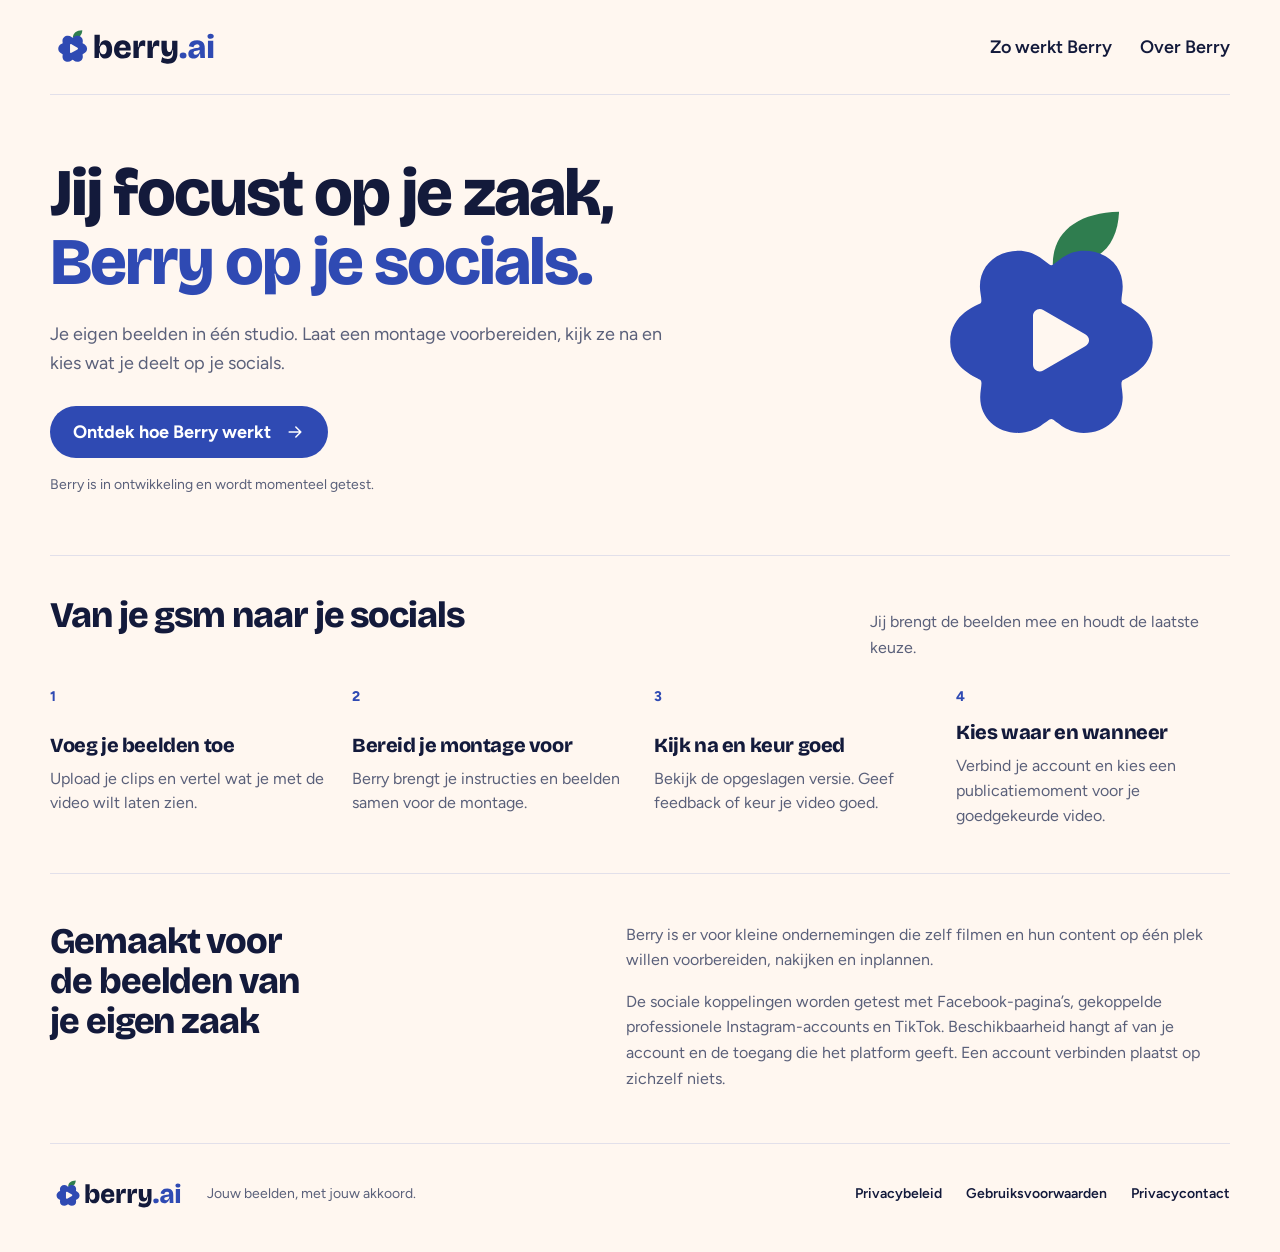
<file: index.html>
<!doctype html>
<html lang="nl-BE">
<head>
  <meta charset="utf-8">
  <meta name="viewport" content="width=device-width, initial-scale=1">
  <meta name="theme-color" content="#FFF7F0">
  <meta name="description" content="Berry is een videostudio in ontwikkeling voor kleine ondernemingen. Breng je beelden samen, kijk je montage na en kies wat je deelt.">
  <title>Berry.ai — Jij focust op je zaak, Berry op je socials.</title>
  <link rel="icon" href="./assets/berry-mark.svg" type="image/svg+xml">
  <link rel="stylesheet" href="./styles.css">
</head>
<body>
  <a class="skip-link" href="#inhoud">Ga naar inhoud</a>
  <header class="site-header">
    <a class="brand" href="./" aria-label="Berry.ai, naar home"><img src="./assets/berry-logo.svg" width="172" height="50" alt="Berry.ai"></a>
    <nav class="site-nav" aria-label="Hoofdnavigatie"><a href="#werkwijze">Zo werkt Berry</a><a href="#over-berry">Over Berry</a></nav>
  </header>
  <main id="inhoud">
    <section class="hero" aria-labelledby="hero-title">
      <div class="hero-copy">
        <h1 id="hero-title">Jij focust op je zaak, <span>Berry op je socials.</span></h1>
        <p>Je eigen beelden in één studio. Laat een montage voorbereiden, kijk ze na en kies wat je deelt op je socials.</p>
        <a class="button" href="#werkwijze">Ontdek hoe Berry werkt <svg viewBox="0 0 24 24" width="20" height="20" fill="none" stroke="currentColor" stroke-width="1.8" stroke-linecap="round" stroke-linejoin="round" aria-hidden="true"><path d="M5 12h14m-6-6 6 6-6 6"/></svg></a>
        <p class="development-note">Berry is in ontwikkeling en wordt momenteel getest.</p>
      </div>
      <div class="hero-mark" aria-hidden="true"><img src="./assets/berry-mark.svg" width="300" height="300" alt=""></div>
    </section>
    <section class="process-section" id="werkwijze" aria-labelledby="process-title">
      <div class="section-heading"><h2 id="process-title">Van je gsm naar je socials</h2><p>Jij brengt de beelden mee en houdt de laatste keuze.</p></div>
      <ol class="workflow">
        <li><span class="step-number" aria-hidden="true">1</span><div><h3>Voeg je beelden toe</h3><p>Upload je clips en vertel wat je met de video wilt laten zien.</p></div></li>
        <li><span class="step-number" aria-hidden="true">2</span><div><h3>Bereid je montage voor</h3><p>Berry brengt je instructies en beelden samen voor de montage.</p></div></li>
        <li><span class="step-number" aria-hidden="true">3</span><div><h3>Kijk na en keur goed</h3><p>Bekijk de opgeslagen versie. Geef feedback of keur je video goed.</p></div></li>
        <li><span class="step-number" aria-hidden="true">4</span><div><h3>Kies waar en wanneer</h3><p>Verbind je account en kies een publicatiemoment voor je goedgekeurde video.</p></div></li>
      </ol>
    </section>
    <section class="about-section" id="over-berry" aria-labelledby="about-title">
      <h2 id="about-title">Gemaakt voor de beelden van je eigen zaak</h2>
      <div class="about-copy"><p>Berry is er voor kleine ondernemingen die zelf filmen en hun content op één plek willen voorbereiden, nakijken en inplannen.</p><p>De sociale koppelingen worden getest met Facebook-pagina’s, gekoppelde professionele Instagram-accounts en TikTok. Beschikbaarheid hangt af van je account en de toegang die het platform geeft. Een account verbinden plaatst op zichzelf niets.</p></div>
    </section>
  </main>
  <footer class="site-footer">
    <div class="footer-brand"><a class="brand" href="./" aria-label="Berry.ai, naar home"><img src="./assets/berry-logo.svg" width="137" height="40" alt="Berry.ai"></a><p>Jouw beelden, met jouw akkoord.</p></div>
    <nav class="footer-links" aria-label="Juridische informatie"><a href="./privacy/">Privacybeleid</a><a href="./voorwaarden/">Gebruiksvoorwaarden</a><a href="https://docs.google.com/forms/d/e/1FAIpQLScChYZ9oSGKEcgv0W2Ul7HX8_7QWHmIP_2fXXQKjAbdXgVn3g/viewform">Privacycontact</a></nav>
  </footer>
</body>
</html>
</file>
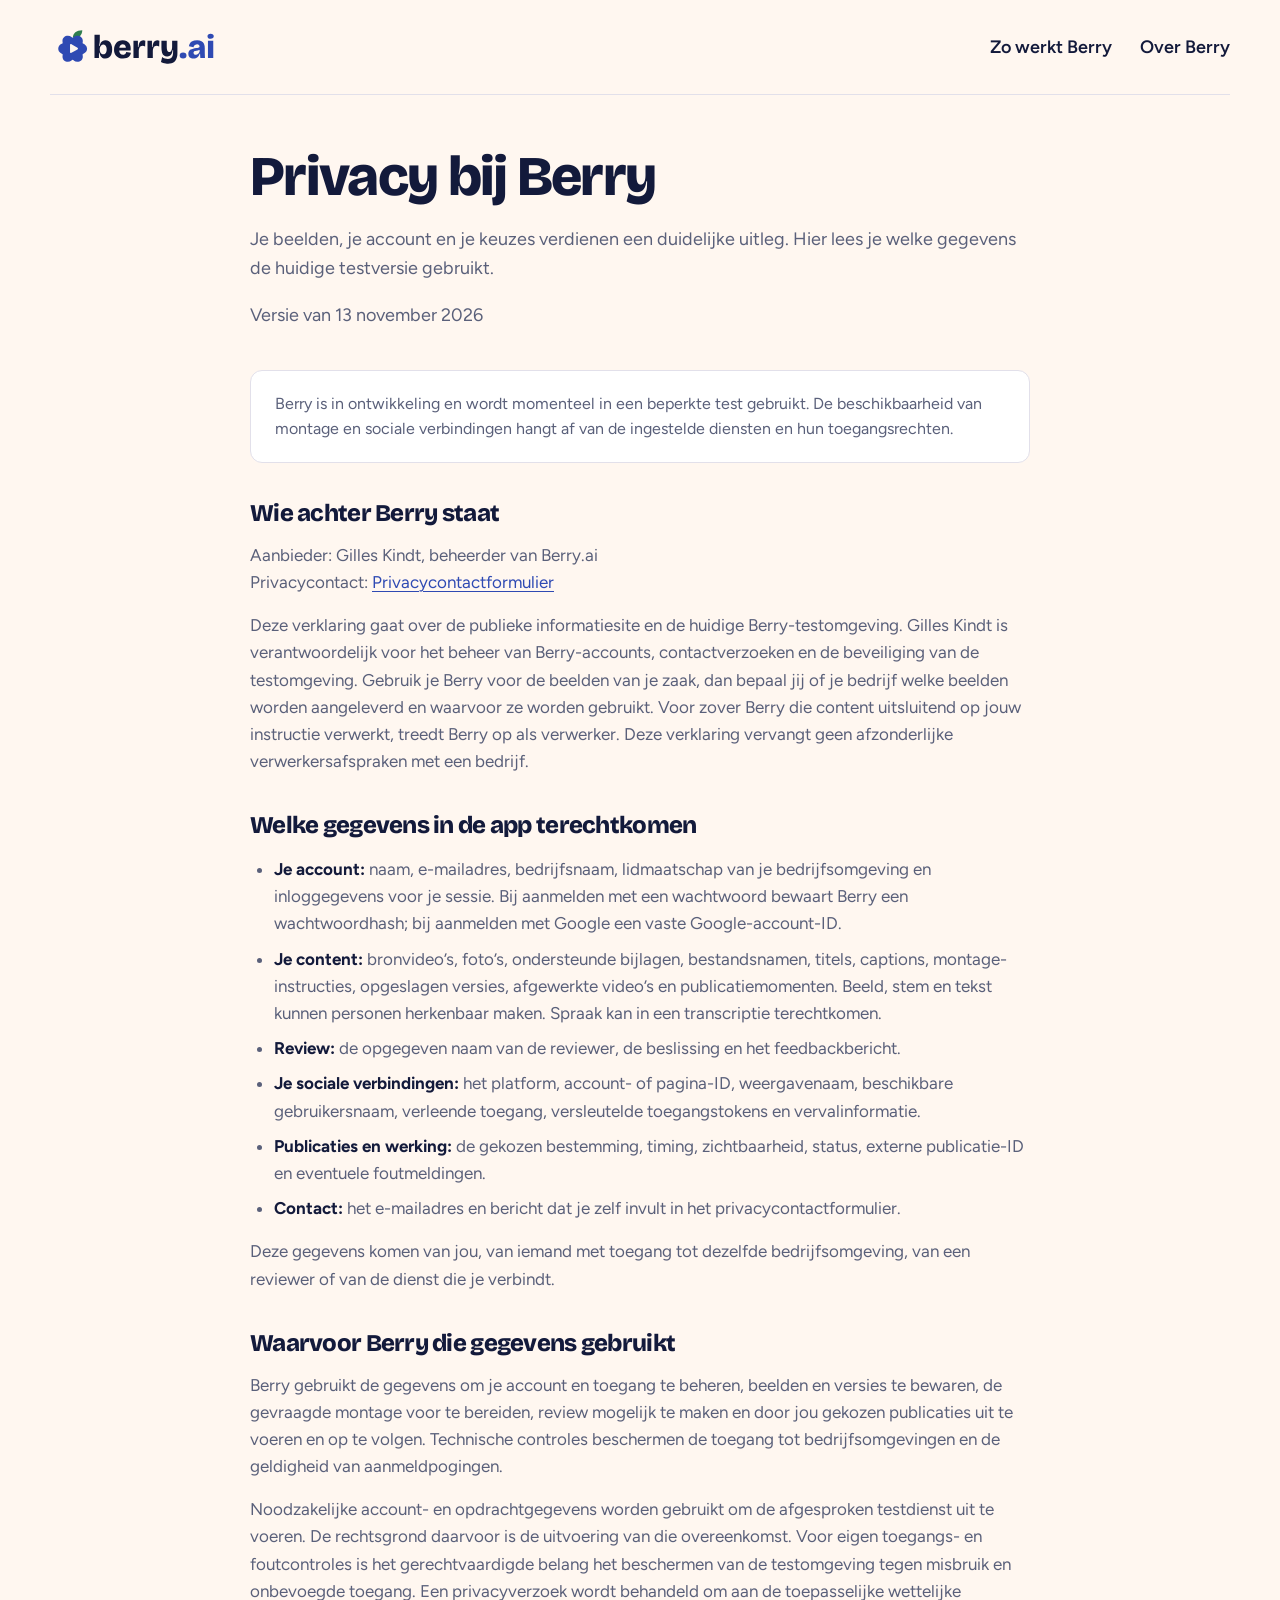
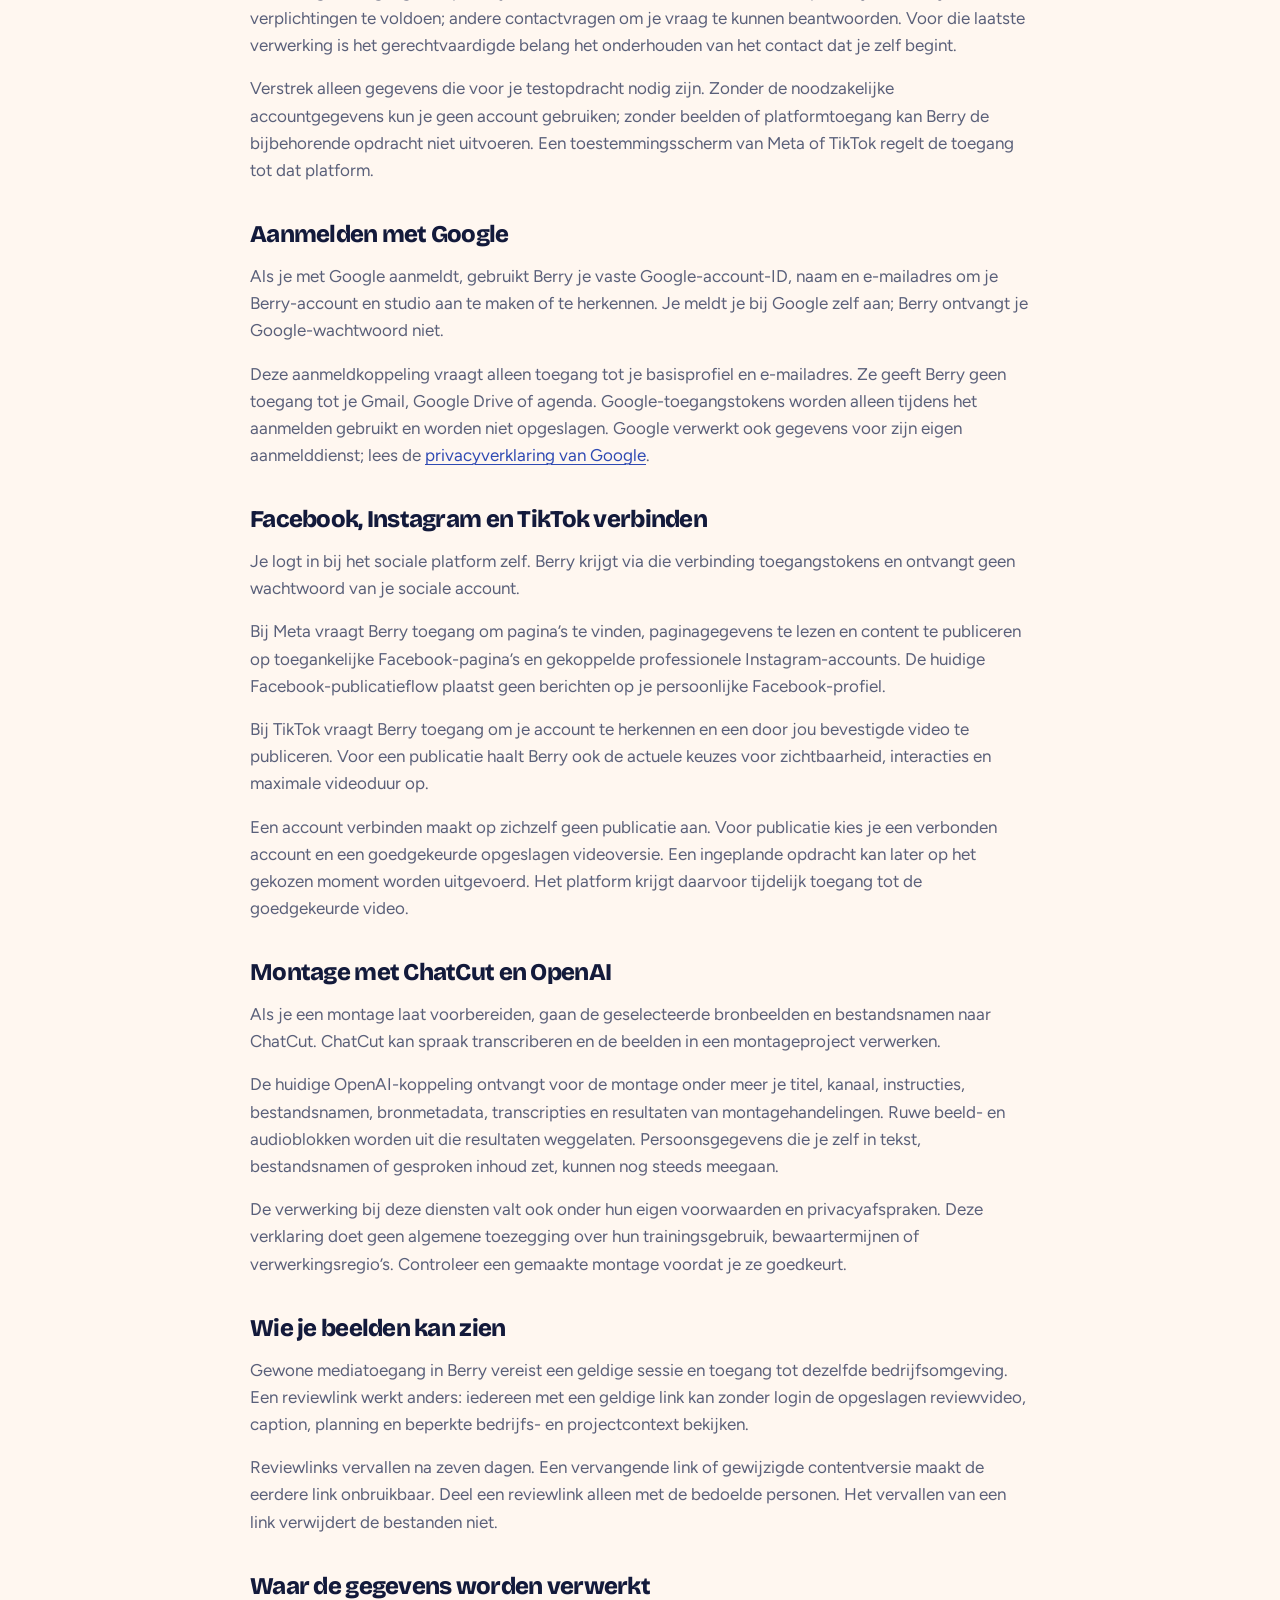
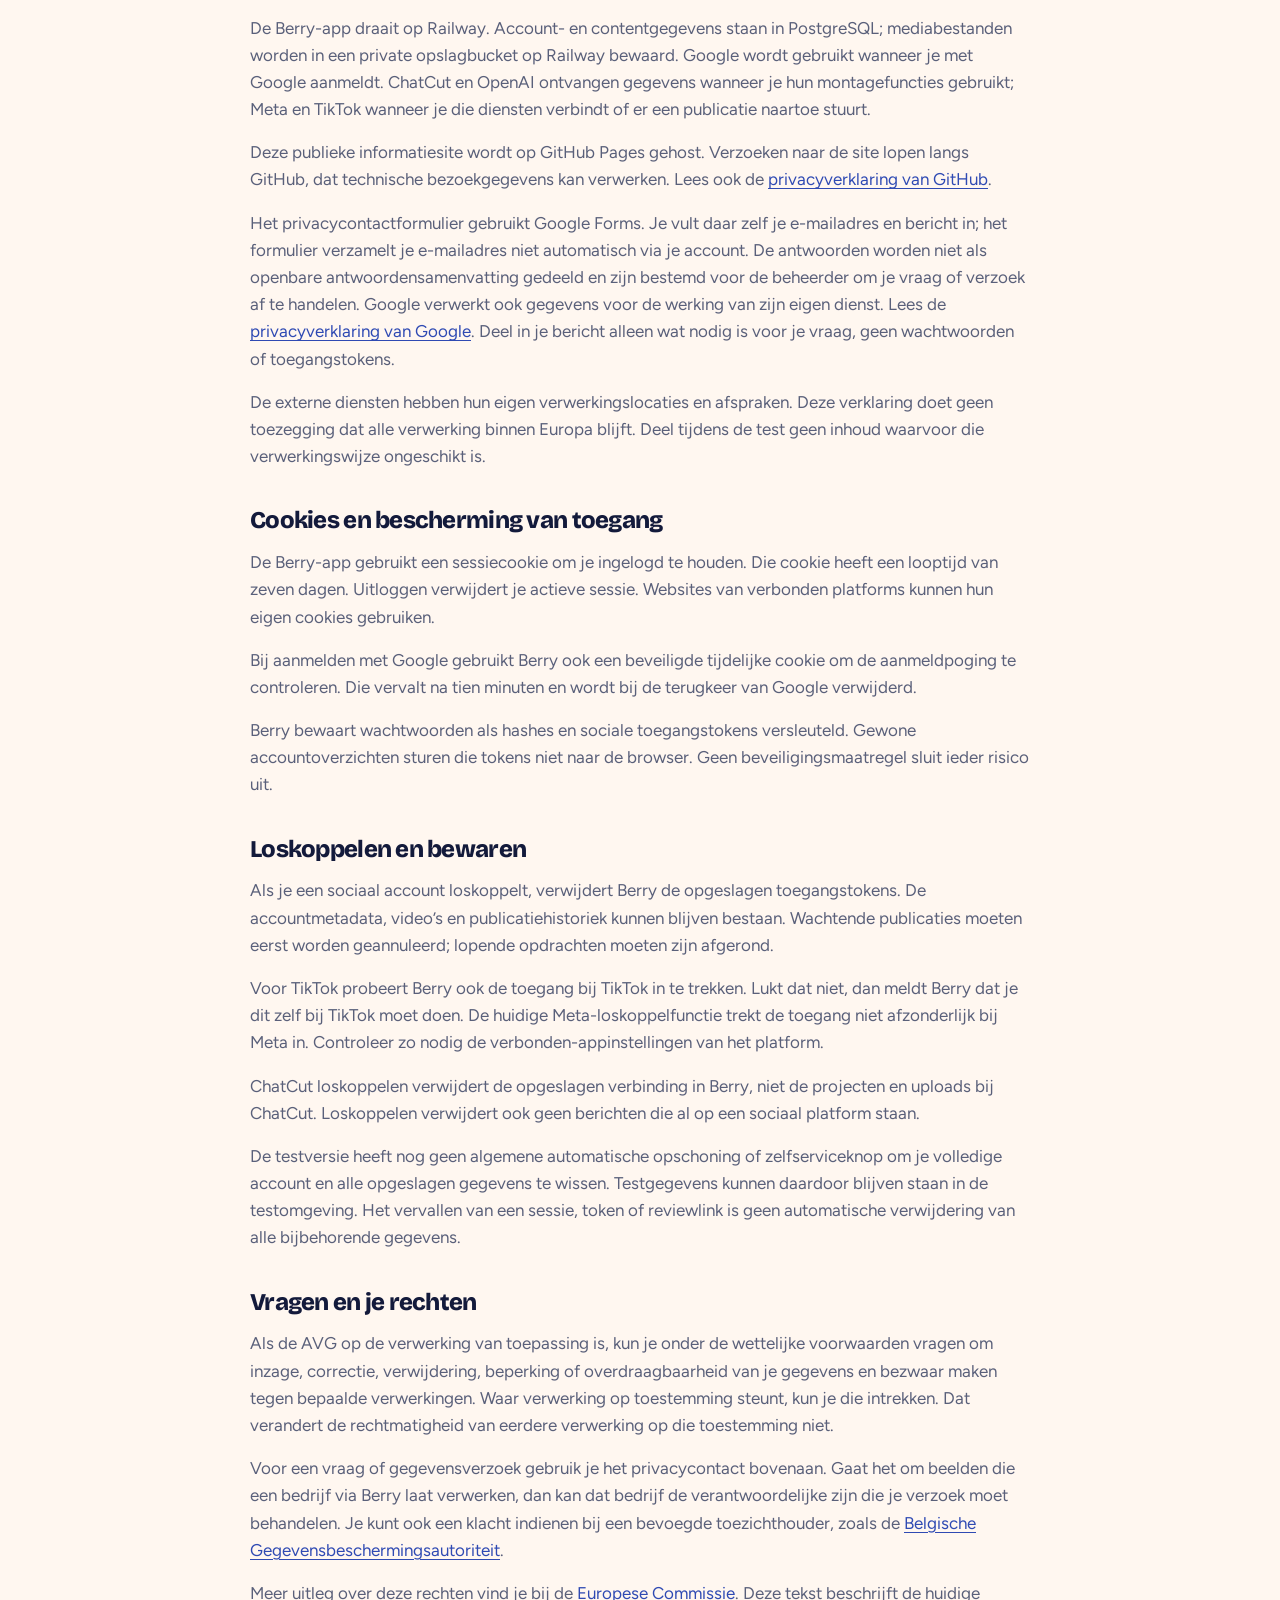
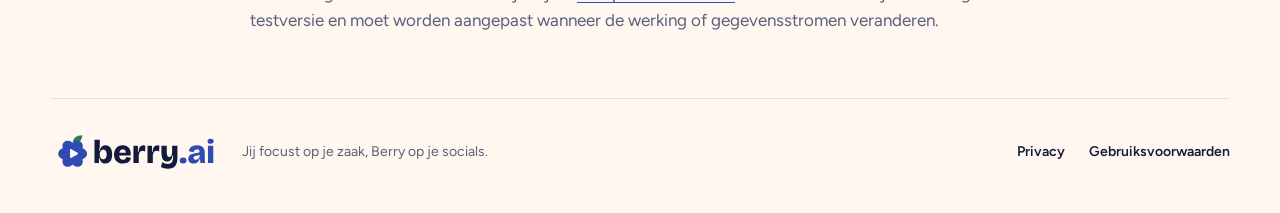
<file: privacy/index.html>
<!doctype html>
<html lang="nl-BE">
<head>
  <meta charset="utf-8">
  <meta name="viewport" content="width=device-width, initial-scale=1">
  <meta name="description" content="Hoe de testversie van Berry.ai omgaat met je account, beelden, sociale verbindingen en privacy.">
  <meta name="robots" content="noindex, nofollow">
  <title>Privacy · Berry.ai</title>
  <link rel="icon" href="../assets/berry-mark.svg" type="image/svg+xml">
  <link rel="stylesheet" href="../styles.css">
</head>
<body>
  <a class="skip-link" href="#inhoud">Ga naar inhoud</a>
  <header class="site-header">
    <a class="brand" href="../" aria-label="Berry.ai — naar home"><img src="../assets/berry-logo.svg" width="172" height="50" alt="Berry.ai"></a>
    <nav class="site-nav" aria-label="Hoofdnavigatie"><a href="../#werkwijze">Zo werkt Berry</a><a href="../#over-berry">Over Berry</a></nav>
  </header>

  <main class="legal-main" id="inhoud">
    <div class="legal-intro">
      <h1>Privacy bij Berry</h1>
      <p>Je beelden, je account en je keuzes verdienen een duidelijke uitleg. Hier lees je welke gegevens de huidige testversie gebruikt.</p>
      <p>Versie van <time datetime="2026-11-13">13 november 2026</time></p>
    </div>
    <div class="notice"><p>Berry is in ontwikkeling en wordt momenteel in een beperkte test gebruikt. De beschikbaarheid van montage en sociale verbindingen hangt af van de ingestelde diensten en hun toegangsrechten.</p></div>

    <article class="legal-copy" aria-label="Privacyverklaring">
      <h2>Wie achter Berry staat</h2>
      <p>Aanbieder: <span data-legal-field="controller-name">Gilles Kindt, beheerder van Berry.ai</span><br>Privacycontact: <a href="https://docs.google.com/forms/d/e/1FAIpQLScChYZ9oSGKEcgv0W2Ul7HX8_7QWHmIP_2fXXQKjAbdXgVn3g/viewform">Privacycontactformulier</a></p>
      <p>Deze verklaring gaat over de publieke informatiesite en de huidige Berry-testomgeving. Gilles Kindt is verantwoordelijk voor het beheer van Berry-accounts, contactverzoeken en de beveiliging van de testomgeving. Gebruik je Berry voor de beelden van je zaak, dan bepaal jij of je bedrijf welke beelden worden aangeleverd en waarvoor ze worden gebruikt. Voor zover Berry die content uitsluitend op jouw instructie verwerkt, treedt Berry op als verwerker. Deze verklaring vervangt geen afzonderlijke verwerkersafspraken met een bedrijf.</p>

      <h2>Welke gegevens in de app terechtkomen</h2>
      <ul>
        <li><strong>Je account:</strong> naam, e-mailadres, bedrijfsnaam, lidmaatschap van je bedrijfsomgeving en inloggegevens voor je sessie. Bij aanmelden met een wachtwoord bewaart Berry een wachtwoordhash; bij aanmelden met Google een vaste Google-account-ID.</li>
        <li><strong>Je content:</strong> bronvideo’s, foto’s, ondersteunde bijlagen, bestandsnamen, titels, captions, montage-instructies, opgeslagen versies, afgewerkte video’s en publicatiemomenten. Beeld, stem en tekst kunnen personen herkenbaar maken. Spraak kan in een transcriptie terechtkomen.</li>
        <li><strong>Review:</strong> de opgegeven naam van de reviewer, de beslissing en het feedbackbericht.</li>
        <li><strong>Je sociale verbindingen:</strong> het platform, account- of pagina-ID, weergavenaam, beschikbare gebruikersnaam, verleende toegang, versleutelde toegangstokens en vervalinformatie.</li>
        <li><strong>Publicaties en werking:</strong> de gekozen bestemming, timing, zichtbaarheid, status, externe publicatie-ID en eventuele foutmeldingen.</li>
        <li><strong>Contact:</strong> het e-mailadres en bericht dat je zelf invult in het privacycontactformulier.</li>
      </ul>
      <p>Deze gegevens komen van jou, van iemand met toegang tot dezelfde bedrijfsomgeving, van een reviewer of van de dienst die je verbindt.</p>

      <h2>Waarvoor Berry die gegevens gebruikt</h2>
      <p>Berry gebruikt de gegevens om je account en toegang te beheren, beelden en versies te bewaren, de gevraagde montage voor te bereiden, review mogelijk te maken en door jou gekozen publicaties uit te voeren en op te volgen. Technische controles beschermen de toegang tot bedrijfsomgevingen en de geldigheid van aanmeldpogingen.</p>
      <p>Noodzakelijke account- en opdrachtgegevens worden gebruikt om de afgesproken testdienst uit te voeren. De rechtsgrond daarvoor is de uitvoering van die overeenkomst. Voor eigen toegangs- en foutcontroles is het gerechtvaardigde belang het beschermen van de testomgeving tegen misbruik en onbevoegde toegang. Een privacyverzoek wordt behandeld om aan de toepasselijke wettelijke verplichtingen te voldoen; andere contactvragen om je vraag te kunnen beantwoorden. Voor die laatste verwerking is het gerechtvaardigde belang het onderhouden van het contact dat je zelf begint.</p>
      <p>Verstrek alleen gegevens die voor je testopdracht nodig zijn. Zonder de noodzakelijke accountgegevens kun je geen account gebruiken; zonder beelden of platformtoegang kan Berry de bijbehorende opdracht niet uitvoeren. Een toestemmingsscherm van Meta of TikTok regelt de toegang tot dat platform.</p>

      <h2>Aanmelden met Google</h2>
      <p>Als je met Google aanmeldt, gebruikt Berry je vaste Google-account-ID, naam en e-mailadres om je Berry-account en studio aan te maken of te herkennen. Je meldt je bij Google zelf aan; Berry ontvangt je Google-wachtwoord niet.</p>
      <p>Deze aanmeldkoppeling vraagt alleen toegang tot je basisprofiel en e-mailadres. Ze geeft Berry geen toegang tot je Gmail, Google Drive of agenda. Google-toegangstokens worden alleen tijdens het aanmelden gebruikt en worden niet opgeslagen. Google verwerkt ook gegevens voor zijn eigen aanmelddienst; lees de <a href="https://policies.google.com/privacy">privacyverklaring van Google</a>.</p>

      <h2>Facebook, Instagram en TikTok verbinden</h2>
      <p>Je logt in bij het sociale platform zelf. Berry krijgt via die verbinding toegangstokens en ontvangt geen wachtwoord van je sociale account.</p>
      <p>Bij Meta vraagt Berry toegang om pagina’s te vinden, paginagegevens te lezen en content te publiceren op toegankelijke Facebook-pagina’s en gekoppelde professionele Instagram-accounts. De huidige Facebook-publicatieflow plaatst geen berichten op je persoonlijke Facebook-profiel.</p>
      <p>Bij TikTok vraagt Berry toegang om je account te herkennen en een door jou bevestigde video te publiceren. Voor een publicatie haalt Berry ook de actuele keuzes voor zichtbaarheid, interacties en maximale videoduur op.</p>
      <p>Een account verbinden maakt op zichzelf geen publicatie aan. Voor publicatie kies je een verbonden account en een goedgekeurde opgeslagen videoversie. Een ingeplande opdracht kan later op het gekozen moment worden uitgevoerd. Het platform krijgt daarvoor tijdelijk toegang tot de goedgekeurde video.</p>

      <h2>Montage met ChatCut en OpenAI</h2>
      <p>Als je een montage laat voorbereiden, gaan de geselecteerde bronbeelden en bestandsnamen naar ChatCut. ChatCut kan spraak transcriberen en de beelden in een montageproject verwerken.</p>
      <p>De huidige OpenAI-koppeling ontvangt voor de montage onder meer je titel, kanaal, instructies, bestandsnamen, bronmetadata, transcripties en resultaten van montagehandelingen. Ruwe beeld- en audioblokken worden uit die resultaten weggelaten. Persoonsgegevens die je zelf in tekst, bestandsnamen of gesproken inhoud zet, kunnen nog steeds meegaan.</p>
      <p>De verwerking bij deze diensten valt ook onder hun eigen voorwaarden en privacyafspraken. Deze verklaring doet geen algemene toezegging over hun trainingsgebruik, bewaartermijnen of verwerkingsregio’s. Controleer een gemaakte montage voordat je ze goedkeurt.</p>

      <h2>Wie je beelden kan zien</h2>
      <p>Gewone mediatoegang in Berry vereist een geldige sessie en toegang tot dezelfde bedrijfsomgeving. Een reviewlink werkt anders: iedereen met een geldige link kan zonder login de opgeslagen reviewvideo, caption, planning en beperkte bedrijfs- en projectcontext bekijken.</p>
      <p>Reviewlinks vervallen na zeven dagen. Een vervangende link of gewijzigde contentversie maakt de eerdere link onbruikbaar. Deel een reviewlink alleen met de bedoelde personen. Het vervallen van een link verwijdert de bestanden niet.</p>

      <h2>Waar de gegevens worden verwerkt</h2>
      <p>De Berry-app draait op Railway. Account- en contentgegevens staan in PostgreSQL; mediabestanden worden in een private opslagbucket op Railway bewaard. Google wordt gebruikt wanneer je met Google aanmeldt. ChatCut en OpenAI ontvangen gegevens wanneer je hun montagefuncties gebruikt; Meta en TikTok wanneer je die diensten verbindt of er een publicatie naartoe stuurt.</p>
      <p>Deze publieke informatiesite wordt op GitHub Pages gehost. Verzoeken naar de site lopen langs GitHub, dat technische bezoekgegevens kan verwerken. Lees ook de <a href="https://docs.github.com/en/site-policy/privacy-policies/github-general-privacy-statement">privacyverklaring van GitHub</a>.</p>
      <p>Het privacycontactformulier gebruikt Google Forms. Je vult daar zelf je e-mailadres en bericht in; het formulier verzamelt je e-mailadres niet automatisch via je account. De antwoorden worden niet als openbare antwoordensamenvatting gedeeld en zijn bestemd voor de beheerder om je vraag of verzoek af te handelen. Google verwerkt ook gegevens voor de werking van zijn eigen dienst. Lees de <a href="https://policies.google.com/privacy">privacyverklaring van Google</a>. Deel in je bericht alleen wat nodig is voor je vraag, geen wachtwoorden of toegangstokens.</p>
      <p>De externe diensten hebben hun eigen verwerkingslocaties en afspraken. Deze verklaring doet geen toezegging dat alle verwerking binnen Europa blijft. Deel tijdens de test geen inhoud waarvoor die verwerkingswijze ongeschikt is.</p>

      <h2>Cookies en bescherming van toegang</h2>
      <p>De Berry-app gebruikt een sessiecookie om je ingelogd te houden. Die cookie heeft een looptijd van zeven dagen. Uitloggen verwijdert je actieve sessie. Websites van verbonden platforms kunnen hun eigen cookies gebruiken.</p>
      <p>Bij aanmelden met Google gebruikt Berry ook een beveiligde tijdelijke cookie om de aanmeldpoging te controleren. Die vervalt na tien minuten en wordt bij de terugkeer van Google verwijderd.</p>
      <p>Berry bewaart wachtwoorden als hashes en sociale toegangstokens versleuteld. Gewone accountoverzichten sturen die tokens niet naar de browser. Geen beveiligingsmaatregel sluit ieder risico uit.</p>

      <h2>Loskoppelen en bewaren</h2>
      <p>Als je een sociaal account loskoppelt, verwijdert Berry de opgeslagen toegangstokens. De accountmetadata, video’s en publicatiehistoriek kunnen blijven bestaan. Wachtende publicaties moeten eerst worden geannuleerd; lopende opdrachten moeten zijn afgerond.</p>
      <p>Voor TikTok probeert Berry ook de toegang bij TikTok in te trekken. Lukt dat niet, dan meldt Berry dat je dit zelf bij TikTok moet doen. De huidige Meta-loskoppelfunctie trekt de toegang niet afzonderlijk bij Meta in. Controleer zo nodig de verbonden-appinstellingen van het platform.</p>
      <p>ChatCut loskoppelen verwijdert de opgeslagen verbinding in Berry, niet de projecten en uploads bij ChatCut. Loskoppelen verwijdert ook geen berichten die al op een sociaal platform staan.</p>
      <p>De testversie heeft nog geen algemene automatische opschoning of zelfserviceknop om je volledige account en alle opgeslagen gegevens te wissen. Testgegevens kunnen daardoor blijven staan in de testomgeving. Het vervallen van een sessie, token of reviewlink is geen automatische verwijdering van alle bijbehorende gegevens.</p>

      <h2>Vragen en je rechten</h2>
      <p>Als de AVG op de verwerking van toepassing is, kun je onder de wettelijke voorwaarden vragen om inzage, correctie, verwijdering, beperking of overdraagbaarheid van je gegevens en bezwaar maken tegen bepaalde verwerkingen. Waar verwerking op toestemming steunt, kun je die intrekken. Dat verandert de rechtmatigheid van eerdere verwerking op die toestemming niet.</p>
      <p>Voor een vraag of gegevensverzoek gebruik je het privacycontact bovenaan. Gaat het om beelden die een bedrijf via Berry laat verwerken, dan kan dat bedrijf de verantwoordelijke zijn die je verzoek moet behandelen. Je kunt ook een klacht indienen bij een bevoegde toezichthouder, zoals de <a href="https://www.gegevensbeschermingsautoriteit.be/burger">Belgische Gegevensbeschermingsautoriteit</a>.</p>
      <p>Meer uitleg over deze rechten vind je bij de <a href="https://commission.europa.eu/law/law-topic/data-protection/data-protection-explained_en">Europese Commissie</a>. Deze tekst beschrijft de huidige testversie en moet worden aangepast wanneer de werking of gegevensstromen veranderen.</p>
    </article>
  </main>

  <footer class="site-footer">
    <div class="footer-brand"><a class="brand" href="../"><img src="../assets/berry-logo.svg" width="172" height="50" alt="Berry.ai"></a><p>Jij focust op je zaak, Berry op je socials.</p></div>
    <nav class="footer-links" aria-label="Meer over Berry"><a href="../privacy/" aria-current="page">Privacy</a><a href="../voorwaarden/">Gebruiksvoorwaarden</a></nav>
  </footer>
</body>
</html>
</file>
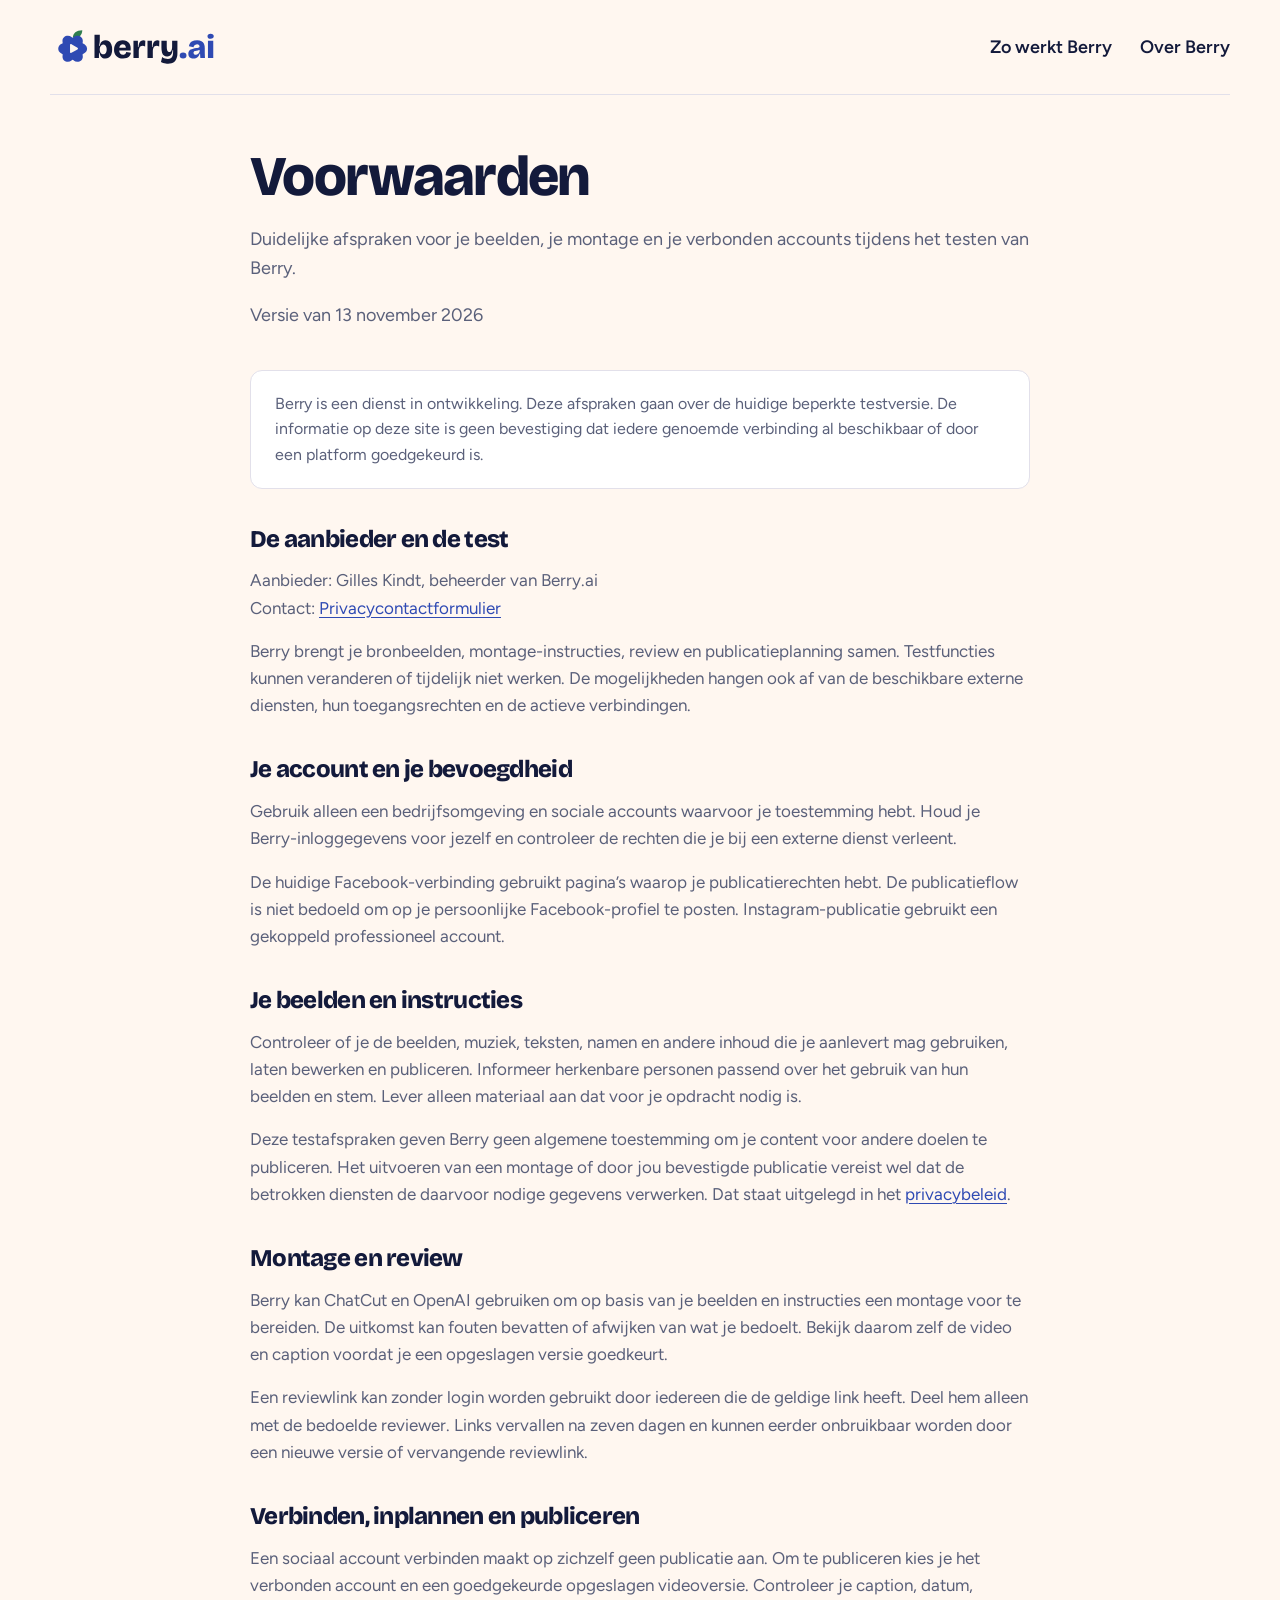
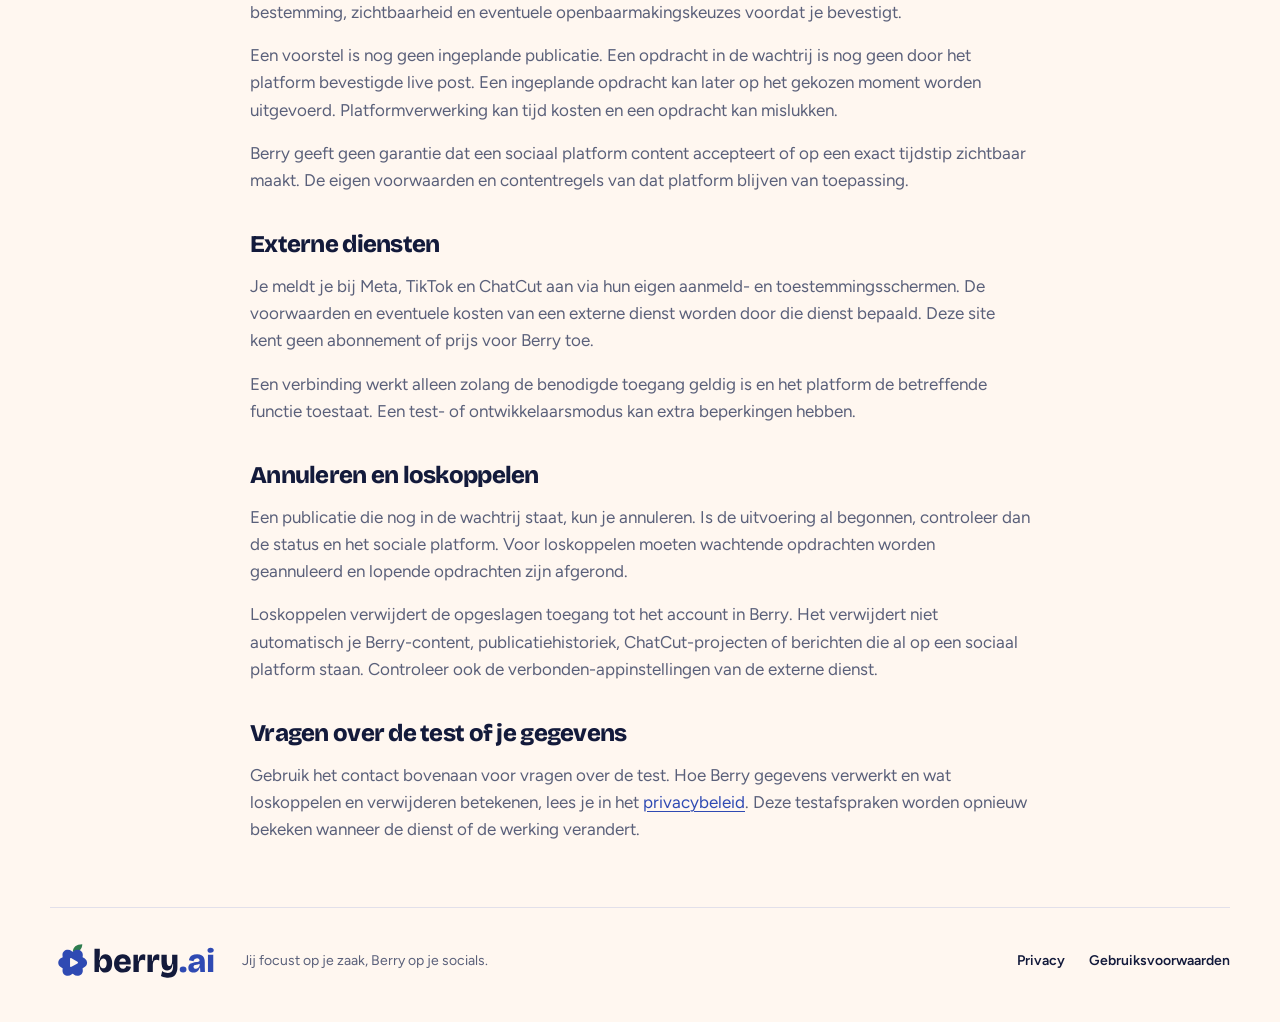
<file: voorwaarden/index.html>
<!doctype html>
<html lang="nl-BE">
<head>
  <meta charset="utf-8">
  <meta name="viewport" content="width=device-width, initial-scale=1">
  <meta name="description" content="De afspraken voor het gebruik van de huidige testversie van Berry.ai.">
  <meta name="robots" content="noindex, nofollow">
  <title>Gebruiksvoorwaarden · Berry.ai</title>
  <link rel="icon" href="../assets/berry-mark.svg" type="image/svg+xml">
  <link rel="stylesheet" href="../styles.css">
</head>
<body>
  <a class="skip-link" href="#inhoud">Ga naar inhoud</a>
  <header class="site-header">
    <a class="brand" href="../" aria-label="Berry.ai — naar home"><img src="../assets/berry-logo.svg" width="172" height="50" alt="Berry.ai"></a>
    <nav class="site-nav" aria-label="Hoofdnavigatie"><a href="../#werkwijze">Zo werkt Berry</a><a href="../#over-berry">Over Berry</a></nav>
  </header>

  <main class="legal-main" id="inhoud">
    <div class="legal-intro">
      <h1>Voorwaarden</h1>
      <p>Duidelijke afspraken voor je beelden, je montage en je verbonden accounts tijdens het testen van Berry.</p>
      <p>Versie van <time datetime="2026-11-13">13 november 2026</time></p>
    </div>
    <div class="notice"><p>Berry is een dienst in ontwikkeling. Deze afspraken gaan over de huidige beperkte testversie. De informatie op deze site is geen bevestiging dat iedere genoemde verbinding al beschikbaar of door een platform goedgekeurd is.</p></div>

    <article class="legal-copy" aria-label="Gebruiksvoorwaarden van de testversie">
      <h2>De aanbieder en de test</h2>
      <p>Aanbieder: <span data-legal-field="controller-name">Gilles Kindt, beheerder van Berry.ai</span><br>Contact: <a href="https://docs.google.com/forms/d/e/1FAIpQLScChYZ9oSGKEcgv0W2Ul7HX8_7QWHmIP_2fXXQKjAbdXgVn3g/viewform">Privacycontactformulier</a></p>
      <p>Berry brengt je bronbeelden, montage-instructies, review en publicatieplanning samen. Testfuncties kunnen veranderen of tijdelijk niet werken. De mogelijkheden hangen ook af van de beschikbare externe diensten, hun toegangsrechten en de actieve verbindingen.</p>

      <h2>Je account en je bevoegdheid</h2>
      <p>Gebruik alleen een bedrijfsomgeving en sociale accounts waarvoor je toestemming hebt. Houd je Berry-inloggegevens voor jezelf en controleer de rechten die je bij een externe dienst verleent.</p>
      <p>De huidige Facebook-verbinding gebruikt pagina’s waarop je publicatierechten hebt. De publicatieflow is niet bedoeld om op je persoonlijke Facebook-profiel te posten. Instagram-publicatie gebruikt een gekoppeld professioneel account.</p>

      <h2>Je beelden en instructies</h2>
      <p>Controleer of je de beelden, muziek, teksten, namen en andere inhoud die je aanlevert mag gebruiken, laten bewerken en publiceren. Informeer herkenbare personen passend over het gebruik van hun beelden en stem. Lever alleen materiaal aan dat voor je opdracht nodig is.</p>
      <p>Deze testafspraken geven Berry geen algemene toestemming om je content voor andere doelen te publiceren. Het uitvoeren van een montage of door jou bevestigde publicatie vereist wel dat de betrokken diensten de daarvoor nodige gegevens verwerken. Dat staat uitgelegd in het <a href="../privacy/">privacybeleid</a>.</p>

      <h2>Montage en review</h2>
      <p>Berry kan ChatCut en OpenAI gebruiken om op basis van je beelden en instructies een montage voor te bereiden. De uitkomst kan fouten bevatten of afwijken van wat je bedoelt. Bekijk daarom zelf de video en caption voordat je een opgeslagen versie goedkeurt.</p>
      <p>Een reviewlink kan zonder login worden gebruikt door iedereen die de geldige link heeft. Deel hem alleen met de bedoelde reviewer. Links vervallen na zeven dagen en kunnen eerder onbruikbaar worden door een nieuwe versie of vervangende reviewlink.</p>

      <h2>Verbinden, inplannen en publiceren</h2>
      <p>Een sociaal account verbinden maakt op zichzelf geen publicatie aan. Om te publiceren kies je het verbonden account en een goedgekeurde opgeslagen videoversie. Controleer je caption, datum, bestemming, zichtbaarheid en eventuele openbaarmakingskeuzes voordat je bevestigt.</p>
      <p>Een voorstel is nog geen ingeplande publicatie. Een opdracht in de wachtrij is nog geen door het platform bevestigde live post. Een ingeplande opdracht kan later op het gekozen moment worden uitgevoerd. Platformverwerking kan tijd kosten en een opdracht kan mislukken.</p>
      <p>Berry geeft geen garantie dat een sociaal platform content accepteert of op een exact tijdstip zichtbaar maakt. De eigen voorwaarden en contentregels van dat platform blijven van toepassing.</p>

      <h2>Externe diensten</h2>
      <p>Je meldt je bij Meta, TikTok en ChatCut aan via hun eigen aanmeld- en toestemmingsschermen. De voorwaarden en eventuele kosten van een externe dienst worden door die dienst bepaald. Deze site kent geen abonnement of prijs voor Berry toe.</p>
      <p>Een verbinding werkt alleen zolang de benodigde toegang geldig is en het platform de betreffende functie toestaat. Een test- of ontwikkelaarsmodus kan extra beperkingen hebben.</p>

      <h2>Annuleren en loskoppelen</h2>
      <p>Een publicatie die nog in de wachtrij staat, kun je annuleren. Is de uitvoering al begonnen, controleer dan de status en het sociale platform. Voor loskoppelen moeten wachtende opdrachten worden geannuleerd en lopende opdrachten zijn afgerond.</p>
      <p>Loskoppelen verwijdert de opgeslagen toegang tot het account in Berry. Het verwijdert niet automatisch je Berry-content, publicatiehistoriek, ChatCut-projecten of berichten die al op een sociaal platform staan. Controleer ook de verbonden-appinstellingen van de externe dienst.</p>

      <h2>Vragen over de test of je gegevens</h2>
      <p>Gebruik het contact bovenaan voor vragen over de test. Hoe Berry gegevens verwerkt en wat loskoppelen en verwijderen betekenen, lees je in het <a href="../privacy/">privacybeleid</a>. Deze testafspraken worden opnieuw bekeken wanneer de dienst of de werking verandert.</p>
    </article>
  </main>

  <footer class="site-footer">
    <div class="footer-brand"><a class="brand" href="../"><img src="../assets/berry-logo.svg" width="172" height="50" alt="Berry.ai"></a><p>Jij focust op je zaak, Berry op je socials.</p></div>
    <nav class="footer-links" aria-label="Meer over Berry"><a href="../privacy/">Privacy</a><a href="../voorwaarden/" aria-current="page">Gebruiksvoorwaarden</a></nav>
  </footer>
</body>
</html>
</file>
<file: styles.css>
@font-face{font-family:Figtree;src:url('./assets/fonts/figtree-latin-400-800.woff2') format('woff2');font-style:normal;font-weight:400 800;font-display:swap}
@font-face{font-family:'Bricolage Grotesque';src:url('./assets/fonts/bricolage-grotesque-latin-700-800.woff2') format('woff2');font-style:normal;font-weight:700 800;font-display:swap}
:root{--canvas:#fff7f0;--surface:#fff;--ink:#131a3b;--muted:#5a607a;--berry:#2f4ab3;--berry-deep:#1b2a6b;--berry-soft:#dce3fa;--line:#e2e0ea;--leaf:#2f7d4f;--body:Figtree,system-ui,sans-serif;--heading:'Bricolage Grotesque',Figtree,sans-serif}
*{box-sizing:border-box}
html{scroll-behavior:smooth;scroll-padding-top:24px;scrollbar-color:#b9bdd0 var(--canvas)}
body{margin:0;background:var(--canvas);color:var(--ink);font-family:var(--body);font-size:18px;line-height:1.6;-webkit-font-smoothing:antialiased}
::selection{background:var(--berry-soft);color:var(--ink)}
a{color:var(--berry);text-underline-offset:.2em;text-decoration-thickness:1px}
a:hover{color:var(--berry-deep)}
a:focus-visible{outline:3px solid var(--berry);outline-offset:5px;border-radius:4px}
img{display:block;max-width:100%;height:auto}
h1,h2,h3,p{margin:0}
h1,h2,h3{font-family:var(--heading);font-weight:800;letter-spacing:-.03em;text-wrap:balance}
h1{font-size:clamp(2.8rem,5.2vw,4.25rem);line-height:1.03;max-width:14ch}
h2{font-size:clamp(1.8rem,3vw,2.25rem);line-height:1.12}
h3{font-size:1.25rem;line-height:1.2;letter-spacing:-.02em}
.skip-link{position:absolute;top:12px;left:16px;z-index:5;padding:10px 16px;background:var(--ink);color:white;transform:translateY(-180%)}
.skip-link:hover{color:white}.skip-link:focus{transform:translateY(0);color:white}
.site-header,.hero,.process-section,.about-section,.site-footer{width:min(1180px,calc(100% - 80px));margin-inline:auto}
.site-header{display:flex;align-items:center;justify-content:space-between;gap:32px;padding-block:22px;border-bottom:1px solid var(--line)}
.brand{display:inline-flex;align-items:center;flex-shrink:0}
.site-nav,.footer-links{display:flex;align-items:center;gap:28px}
.site-nav a,.footer-links a{min-height:44px;display:inline-flex;align-items:center;font-weight:600;text-decoration:none;color:var(--ink)}
.site-nav a:hover,.footer-links a:hover{color:var(--berry);text-decoration:underline}
.hero{display:grid;grid-template-columns:minmax(0,1.75fr) minmax(220px,.8fr);gap:40px;align-items:center;padding-block:64px 60px}
.hero-copy h1 span{color:var(--berry)}
.hero-copy>p{max-width:51ch;color:var(--muted);margin-top:24px;font-size:1.125rem;line-height:1.6}
.button{display:inline-flex;align-items:center;justify-content:center;gap:14px;min-height:52px;padding:13px 22px;margin-top:28px;border:1px solid transparent;border-radius:999px;background:var(--berry);color:white;font-weight:700;text-decoration:none;line-height:1.35;transition:background-color .16s ease}
.button:hover{background:var(--berry-deep);color:white}
.button:active{background:var(--ink)}
.button-secondary{background:transparent;border-color:var(--line);color:var(--ink)}
.button-secondary:hover{background:var(--berry-soft);color:var(--ink)}
.hero-copy .development-note{margin-top:16px;font-size:.875rem;line-height:1.5;color:var(--muted)}
.hero-mark{display:flex;justify-content:center;align-items:center}
.hero-mark img{width:min(100%,300px);aspect-ratio:1;object-fit:contain}
.process-section{padding-block:40px 44px;border-top:1px solid var(--line);border-bottom:1px solid var(--line);scroll-margin-top:20px}
.section-heading{display:flex;align-items:baseline;justify-content:space-between;gap:24px;margin-bottom:30px}
.section-heading>p{max-width:36ch;color:var(--muted);font-size:1rem}
.workflow{display:grid;grid-template-columns:repeat(4,minmax(0,1fr));gap:28px;list-style:none;margin:0;padding:0}
.workflow li{min-width:0;display:grid;grid-template-columns:1fr;gap:16px}
.step-number{font-size:.875rem;line-height:1;font-weight:750;color:var(--berry)}
.workflow p{font-size:1rem;line-height:1.55;margin-top:10px;color:var(--muted)}
.about-section{display:grid;grid-template-columns:minmax(0,1fr) minmax(0,1.18fr);gap:64px;padding-block:48px 52px;scroll-margin-top:24px}
.about-section h2{max-width:17ch}
.about-copy{color:var(--muted);font-size:1rem}
.about-copy p+p{margin-top:16px}
.site-footer{display:flex;align-items:center;justify-content:space-between;gap:32px;padding-block:28px 36px;border-top:1px solid var(--line)}
.footer-brand{display:flex;align-items:center;gap:20px}
.footer-brand p{font-size:.875rem;color:var(--muted)}
.footer-links{gap:24px;row-gap:4px;flex-wrap:wrap;font-size:.875rem}
.legal-main{width:min(780px,calc(100% - 80px));margin:52px auto 64px}
.legal-intro{margin-bottom:40px}
.legal-intro h1{max-width:none;font-size:clamp(2.4rem,5vw,3.5rem);line-height:1.08}
.legal-intro>p{margin-top:18px;color:var(--muted)}
.legal-copy{font-size:1.0625rem;color:var(--muted)}
.legal-copy h2{margin-top:36px;margin-bottom:14px;font-size:1.5rem;line-height:1.2;color:var(--ink)}
.legal-copy h3{margin-top:24px;margin-bottom:12px;color:var(--ink)}
.legal-copy p+p{margin-top:16px}
.legal-copy ul,.legal-copy ol{padding-left:24px;margin-block:16px}
.legal-copy li+li{margin-top:8px}
.legal-copy strong{color:var(--ink);font-weight:700}
.legal-copy dl{margin-block:20px}
.legal-copy dt{font-weight:700;color:var(--ink);margin-top:12px}
.legal-copy dd{margin:2px 0 0}
.notice{padding:20px 24px;background:var(--surface);border:1px solid var(--line);border-radius:12px;margin-block:24px;color:var(--muted);font-size:1rem}
.notice p+p{margin-top:12px}
.legal-copy a,.notice a{overflow-wrap:anywhere}
@media(max-width:900px){.site-header,.hero,.process-section,.about-section,.site-footer{width:calc(100% - 48px)}.hero{grid-template-columns:minmax(0,1.8fr) minmax(160px,.7fr);gap:24px;padding-block:48px}.hero-mark img{width:min(100%,220px)}.workflow{grid-template-columns:repeat(2,minmax(0,1fr));gap:28px 36px}.workflow li{grid-template-columns:20px 1fr;gap:12px}.step-number{padding-top:5px}.section-heading{display:block}.section-heading>p{margin-top:12px;max-width:none}.about-section{gap:32px}.footer-brand{display:block}.footer-brand p{margin-top:10px}.legal-main{width:min(780px,calc(100% - 48px))}}
@media(max-width:600px){body{font-size:17px}.site-header,.hero,.process-section,.about-section,.site-footer{width:calc(100% - 40px)}.site-header{padding-block:15px;gap:16px}.site-header .brand img{width:137px}.site-nav{gap:16px;font-size:.875rem}.site-nav a{min-height:44px}.site-nav a:last-child{display:none}.hero{display:block;padding-block:40px}.hero-copy h1{max-width:13ch;font-size:clamp(2.75rem,10vw,3.7rem)}.hero-copy>p{font-size:1.0625rem;max-width:38ch;margin-top:22px}.hero-mark{display:none}.hero-copy .development-note{font-size:.875rem}.button{font-size:1rem;margin-top:24px;min-height:52px;padding-inline:20px}.process-section{padding-block:32px}.workflow{display:block}.workflow li{margin-top:25px;gap:12px}.workflow li:first-child{margin-top:0}.workflow p{margin-top:8px;max-width:42ch}.about-section{display:block;padding-block:32px 36px}.about-section h2{max-width:22ch;margin-bottom:20px}.about-copy{font-size:1rem}.site-footer{display:block;padding-block:24px}.footer-links{margin-top:15px;gap:24px}.footer-brand{display:flex;align-items:center;gap:16px}.footer-brand p{margin-top:0;max-width:16ch;font-size:.8125rem}.legal-main{width:calc(100% - 40px);margin-block:36px 44px}.legal-intro{margin-bottom:28px}.legal-intro>p{font-size:1rem}.legal-copy{font-size:1rem}.legal-copy h2{margin-top:30px;font-size:1.375rem}.notice{padding:16px}}
@media(prefers-reduced-motion:reduce){html{scroll-behavior:auto}*{transition:none!important}}
</file>
